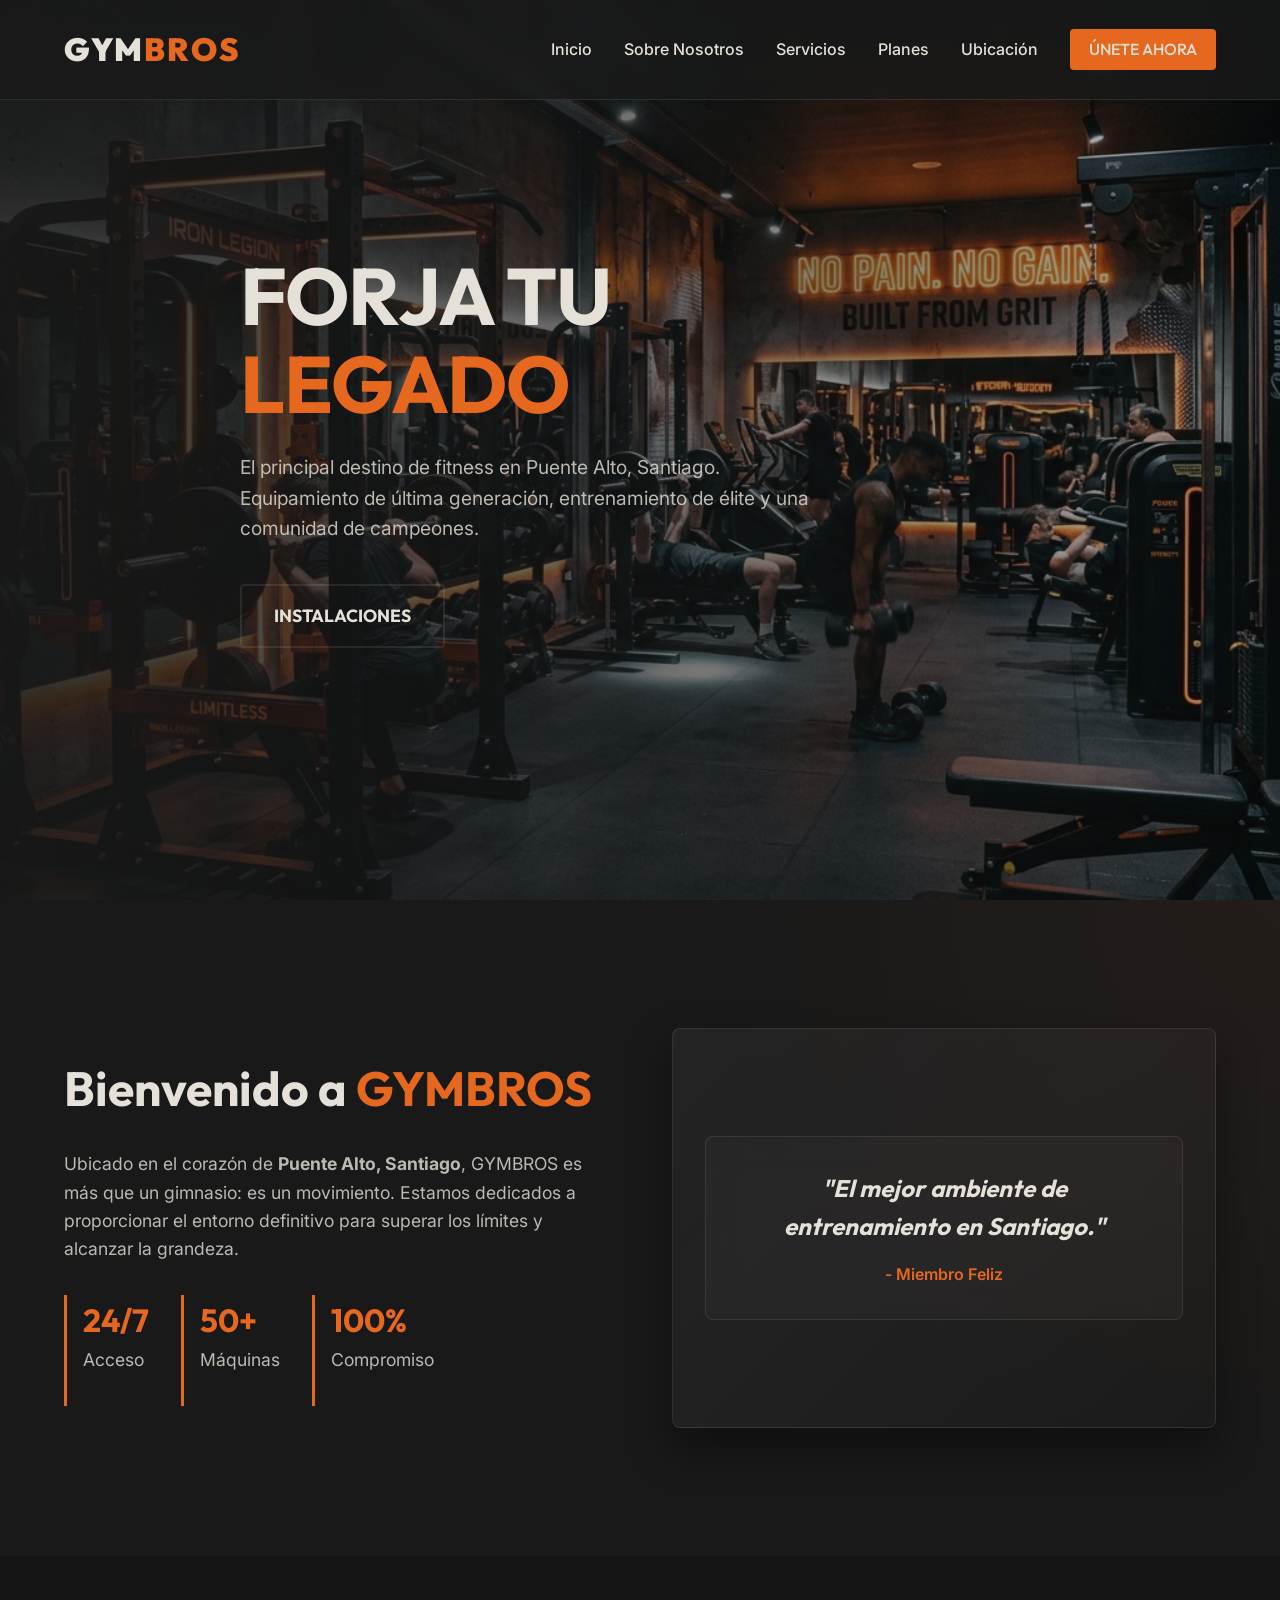
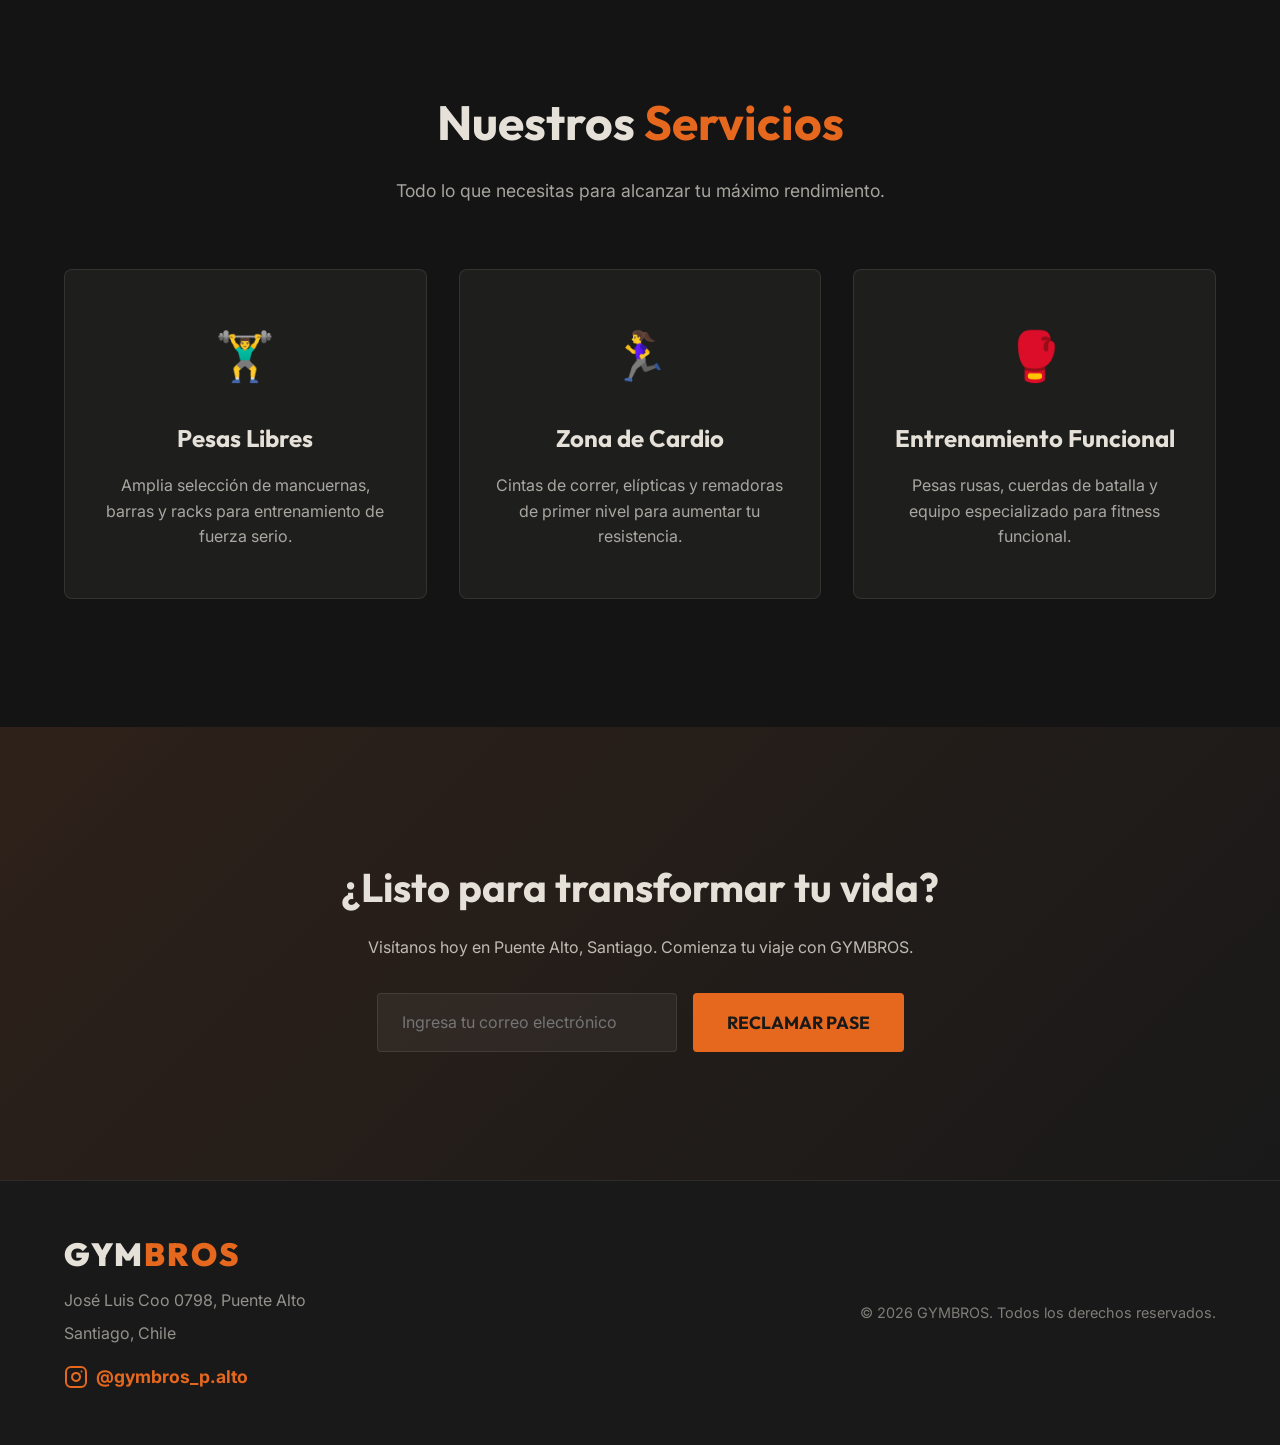
<file: index.html>
<!DOCTYPE html>
<html lang="es">
<head>
    <meta charset="UTF-8">
    <meta name="viewport" content="width=device-width, initial-scale=1.0">
    <title>GYMBROS | El Gimnasio Definitivo en Puente Alto, Santiago</title>
    <meta name="description" content="Únete a GYMBROS en Puente Alto, Santiago. La experiencia de gimnasio premium con equipamiento moderno, entrenadores profesionales y una comunidad inspiradora.">
    <link rel="preconnect" href="https://fonts.googleapis.com">
    <link rel="preconnect" href="https://fonts.gstatic.com" crossorigin>
    <link href="https://fonts.googleapis.com/css2?family=Outfit:wght@400;700;900&family=Inter:wght@400;500;600&display=swap" rel="stylesheet">
    <link rel="stylesheet" href="style.css">
</head>
<body>
    <header class="navbar">
        <a href="index.html" class="logo" style="text-decoration: none; color: inherit;">GYM<span>BROS</span></a>
        <button class="mobile-menu-btn" aria-label="Abrir menú" onclick="toggleMenu()">
            <span></span>
            <span></span>
            <span></span>
        </button>
        <nav id="nav-menu">
            <ul>
                <li><a href="index.html#home" onclick="toggleMenu()">Inicio</a></li>
                <li><a href="index.html#about" onclick="toggleMenu()">Sobre Nosotros</a></li>
                <li><a href="index.html#services" onclick="toggleMenu()">Servicios</a></li>
                <li><a href="planes.html">Planes</a></li>
                <li><a href="location.html">Ubicación</a></li>
                <li><a href="index.html#contact" class="btn-primary-small" onclick="toggleMenu()">Únete Ahora</a></li>
            </ul>
        </nav>
    </header>

    <section id="home" class="hero">
        <div class="hero-overlay"></div>
        <div class="hero-content">
            <h1>FORJA TU<br><span class="highlight">LEGADO</span></h1>
            <p>El principal destino de fitness en Puente Alto, Santiago. Equipamiento de última generación, entrenamiento de élite y una comunidad de campeones.</p>
            <div class="hero-actions">
                <a href="#services" class="btn-secondary">Instalaciones</a>
            </div>
        </div>
    </section>

    <section id="about" class="about-section">
        <div class="about-grid">
            <div class="about-text">
                <h2>Bienvenido a <span class="highlight">GYMBROS</span></h2>
                <p>Ubicado en el corazón de <strong>Puente Alto, Santiago</strong>, GYMBROS es más que un gimnasio: es un movimiento. Estamos dedicados a proporcionar el entorno definitivo para superar los límites y alcanzar la grandeza.</p>
                <div class="stats">
                    <div class="stat-box">
                        <h3>24/7</h3>
                        <p>Acceso</p>
                    </div>
                    <div class="stat-box">
                        <h3>50+</h3>
                        <p>Máquinas</p>
                    </div>
                    <div class="stat-box">
                        <h3>100%</h3>
                        <p>Compromiso</p>
                    </div>
                </div>
            </div>
            <div class="about-image-placeholder">
                <div class="glass-card">
                    <h3>"El mejor ambiente de entrenamiento en Santiago."</h3>
                    <p>- Miembro Feliz</p>
                </div>
            </div>
        </div>
    </section>

    <section id="services" class="services-section">
        <div class="section-header">
            <h2>Nuestros <span class="highlight">Servicios</span></h2>
            <p>Todo lo que necesitas para alcanzar tu máximo rendimiento.</p>
        </div>
        <div class="services-grid">
            <div class="service-card">
                <div class="icon">🏋️‍♂️</div>
                <h3>Pesas Libres</h3>
                <p>Amplia selección de mancuernas, barras y racks para entrenamiento de fuerza serio.</p>
            </div>
            <div class="service-card">
                <div class="icon">🏃‍♀️</div>
                <h3>Zona de Cardio</h3>
                <p>Cintas de correr, elípticas y remadoras de primer nivel para aumentar tu resistencia.</p>
            </div>
            <div class="service-card">
                <div class="icon">🥊</div>
                <h3>Entrenamiento Funcional</h3>
                <p>Pesas rusas, cuerdas de batalla y equipo especializado para fitness funcional.</p>
            </div>
        </div>
    </section>

    <section id="contact" class="cta-section">
        <div class="cta-container">
            <h2>¿Listo para transformar tu vida?</h2>
            <p>Visítanos hoy en Puente Alto, Santiago. Comienza tu viaje con GYMBROS.</p>
            <form class="contact-form">
                <input type="email" placeholder="Ingresa tu correo electrónico" required>
                <button type="submit" class="btn-primary">Reclamar Pase</button>
            </form>
        </div>
    </section>

    <footer>
        <div class="footer-content">
            <div class="footer-brand" style="text-align: left;">
                <a href="index.html" class="logo" style="text-decoration: none; color: inherit;">GYM<span>BROS</span></a>
                <p>José Luis Coo 0798, Puente Alto</p>
                <p>Santiago, Chile</p>
                <div style="margin-top: 1rem;">
                    <a href="https://www.instagram.com/gymbros_p.alto/" target="_blank" style="color: var(--primary-color); text-decoration: none; display: inline-flex; align-items: center; gap: 0.5rem; font-weight: bold; font-size: 1.1rem;">
                        <svg xmlns="http://www.w3.org/2000/svg" width="24" height="24" viewBox="0 0 24 24" fill="none" stroke="currentColor" stroke-width="2" stroke-linecap="round" stroke-linejoin="round">
                            <rect x="2" y="2" width="20" height="20" rx="5" ry="5"></rect>
                            <path d="M16 11.37A4 4 0 1 1 12.63 8 4 4 0 0 1 16 11.37z"></path>
                            <line x1="17.5" y1="6.5" x2="17.51" y2="6.5"></line>
                        </svg>
                        @gymbros_p.alto
                    </a>
                </div>
            </div>
            <div class="footer-links">
                <p>&copy; 2026 GYMBROS. Todos los derechos reservados.</p>
            </div>
        </div>
    </footer>

    <script>
        function toggleMenu() {
            const nav = document.getElementById('nav-menu');
            const btn = document.querySelector('.mobile-menu-btn');
            nav.classList.toggle('active');
            btn.classList.toggle('active');
        }
    </script>
</body>
</html>
</file>
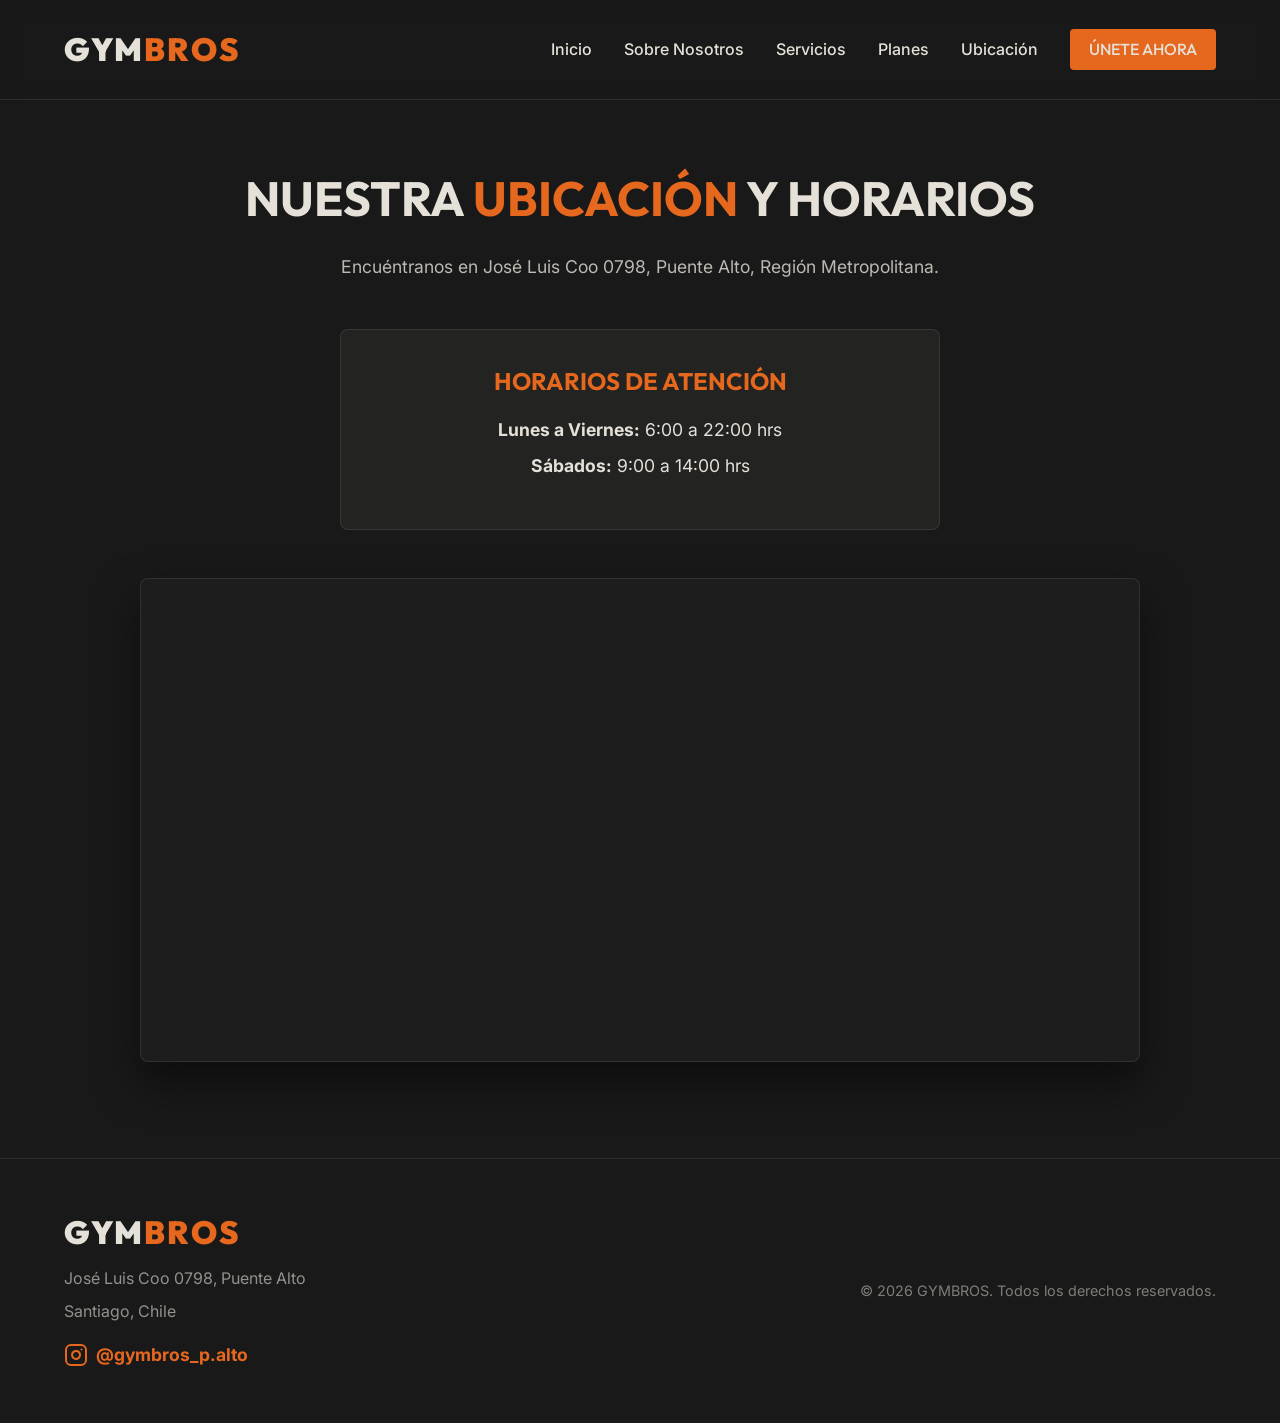
<file: location.html>
<!DOCTYPE html>
<html lang="es">
<head>
    <meta charset="UTF-8">
    <meta name="viewport" content="width=device-width, initial-scale=1.0">
    <title>Ubicación | GYMBROS Puente Alto</title>
    <meta name="description" content="Encuentra a GYMBROS en Puente Alto, Santiago. Ven a entrenar al mejor gimnasio.">
    <link rel="preconnect" href="https://fonts.googleapis.com">
    <link rel="preconnect" href="https://fonts.gstatic.com" crossorigin>
    <link href="https://fonts.googleapis.com/css2?family=Outfit:wght@400;700;900&family=Inter:wght@400;500;600&display=swap" rel="stylesheet">
    <link rel="stylesheet" href="style.css">
    <style>
        .location-section {
            padding: 10rem 5% 6rem;
            min-height: calc(100vh - 100px);
            display: flex;
            flex-direction: column;
            align-items: center;
            text-align: center;
        }

        .location-section h1 {
            font-size: 3rem;
            margin-bottom: 1rem;
            text-transform: uppercase;
        }

        .location-section p {
            font-size: 1.1rem;
            color: rgba(229, 225, 216, 0.8);
            margin-bottom: 3rem;
        }

        .map-container {
            width: 100%;
            max-width: 1000px;
            border-radius: 8px;
            overflow: hidden;
            border: 1px solid var(--glass-border);
            box-shadow: 0 20px 40px rgba(0,0,0,0.5);
            background: rgba(255,255,255,0.02);
            padding: 1rem;
        }

        .map-container iframe {
            width: 100%;
            border-radius: 4px;
            display: block;
        }
    </style>
</head>
<body>
    <header class="navbar">
        <a href="index.html" class="logo" style="text-decoration: none; color: inherit;">GYM<span>BROS</span></a>
        <button class="mobile-menu-btn" aria-label="Abrir menú" onclick="toggleMenu()">
            <span></span>
            <span></span>
            <span></span>
        </button>
        <nav id="nav-menu">
            <ul>
                <li><a href="index.html#home">Inicio</a></li>
                <li><a href="index.html#about">Sobre Nosotros</a></li>
                <li><a href="index.html#services">Servicios</a></li>
                <li><a href="planes.html">Planes</a></li>
                <li><a href="location.html" class="highlight">Ubicación</a></li>
                <li><a href="index.html#contact" class="btn-primary-small">Únete Ahora</a></li>
            </ul>
        </nav>
    </header>

    <section class="location-section">
        <h1>Nuestra <span class="highlight">Ubicación</span> y Horarios</h1>
        <p>Encuéntranos en José Luis Coo 0798, Puente Alto, Región Metropolitana.</p>
        
        <div class="schedule-box" style="background: var(--card-bg); border: 1px solid var(--glass-border); padding: 2rem; border-radius: 8px; margin-bottom: 3rem; text-align: center; max-width: 600px; width: 100%;">
            <h3 style="color: var(--primary-color); font-size: 1.5rem; margin-bottom: 1rem; text-transform: uppercase;">Horarios de Atención</h3>
            <p style="font-size: 1.1rem; margin-bottom: 0.5rem; color: var(--text-color);"><strong>Lunes a Viernes:</strong> 6:00 a 22:00 hrs</p>
            <p style="font-size: 1.1rem; margin-bottom: 1rem; color: var(--text-color);"><strong>Sábados:</strong> 9:00 a 14:00 hrs</p>
        </div>

        <div class="map-container">
            <iframe src="https://www.google.com/maps/embed?pb=!1m18!1m12!1m3!1d3322.910815998385!2d-70.5645526!3d-33.6076184!2m3!1f0!2f0!3f0!3m2!1i1024!2i768!4f13.1!3m3!1m2!1s0x9662d65705190a7d%3A0x1b86022b65b6693e!2sJos%C3%A9%20Luis%20Coo%200798%2C%208180875%20Puente%20Alto%2C%20Regi%C3%B3n%20Metropolitana!5e0!3m2!1ses!2scl!4v1783546418388!5m2!1ses!2scl" width="600" height="450" style="border:0;" allowfullscreen="" loading="lazy" referrerpolicy="strict-origin-when-cross-origin"></iframe>
        </div>
    </section>

    <footer>
        <div class="footer-content">
            <div class="footer-brand" style="text-align: left;">
                <a href="index.html" class="logo" style="text-decoration: none; color: inherit;">GYM<span>BROS</span></a>
                <p>José Luis Coo 0798, Puente Alto</p>
                <p>Santiago, Chile</p>
                <div style="margin-top: 1rem;">
                    <a href="https://www.instagram.com/gymbros_p.alto/" target="_blank" style="color: var(--primary-color); text-decoration: none; display: inline-flex; align-items: center; gap: 0.5rem; font-weight: bold; font-size: 1.1rem;">
                        <svg xmlns="http://www.w3.org/2000/svg" width="24" height="24" viewBox="0 0 24 24" fill="none" stroke="currentColor" stroke-width="2" stroke-linecap="round" stroke-linejoin="round">
                            <rect x="2" y="2" width="20" height="20" rx="5" ry="5"></rect>
                            <path d="M16 11.37A4 4 0 1 1 12.63 8 4 4 0 0 1 16 11.37z"></path>
                            <line x1="17.5" y1="6.5" x2="17.51" y2="6.5"></line>
                        </svg>
                        @gymbros_p.alto
                    </a>
                </div>
            </div>
            <div class="footer-links">
                <p>&copy; 2026 GYMBROS. Todos los derechos reservados.</p>
            </div>
        </div>
    </footer>

    <script>
        function toggleMenu() {
            const nav = document.getElementById('nav-menu');
            const btn = document.querySelector('.mobile-menu-btn');
            nav.classList.toggle('active');
            btn.classList.toggle('active');
        }
    </script>
</body>
</html>
</file>
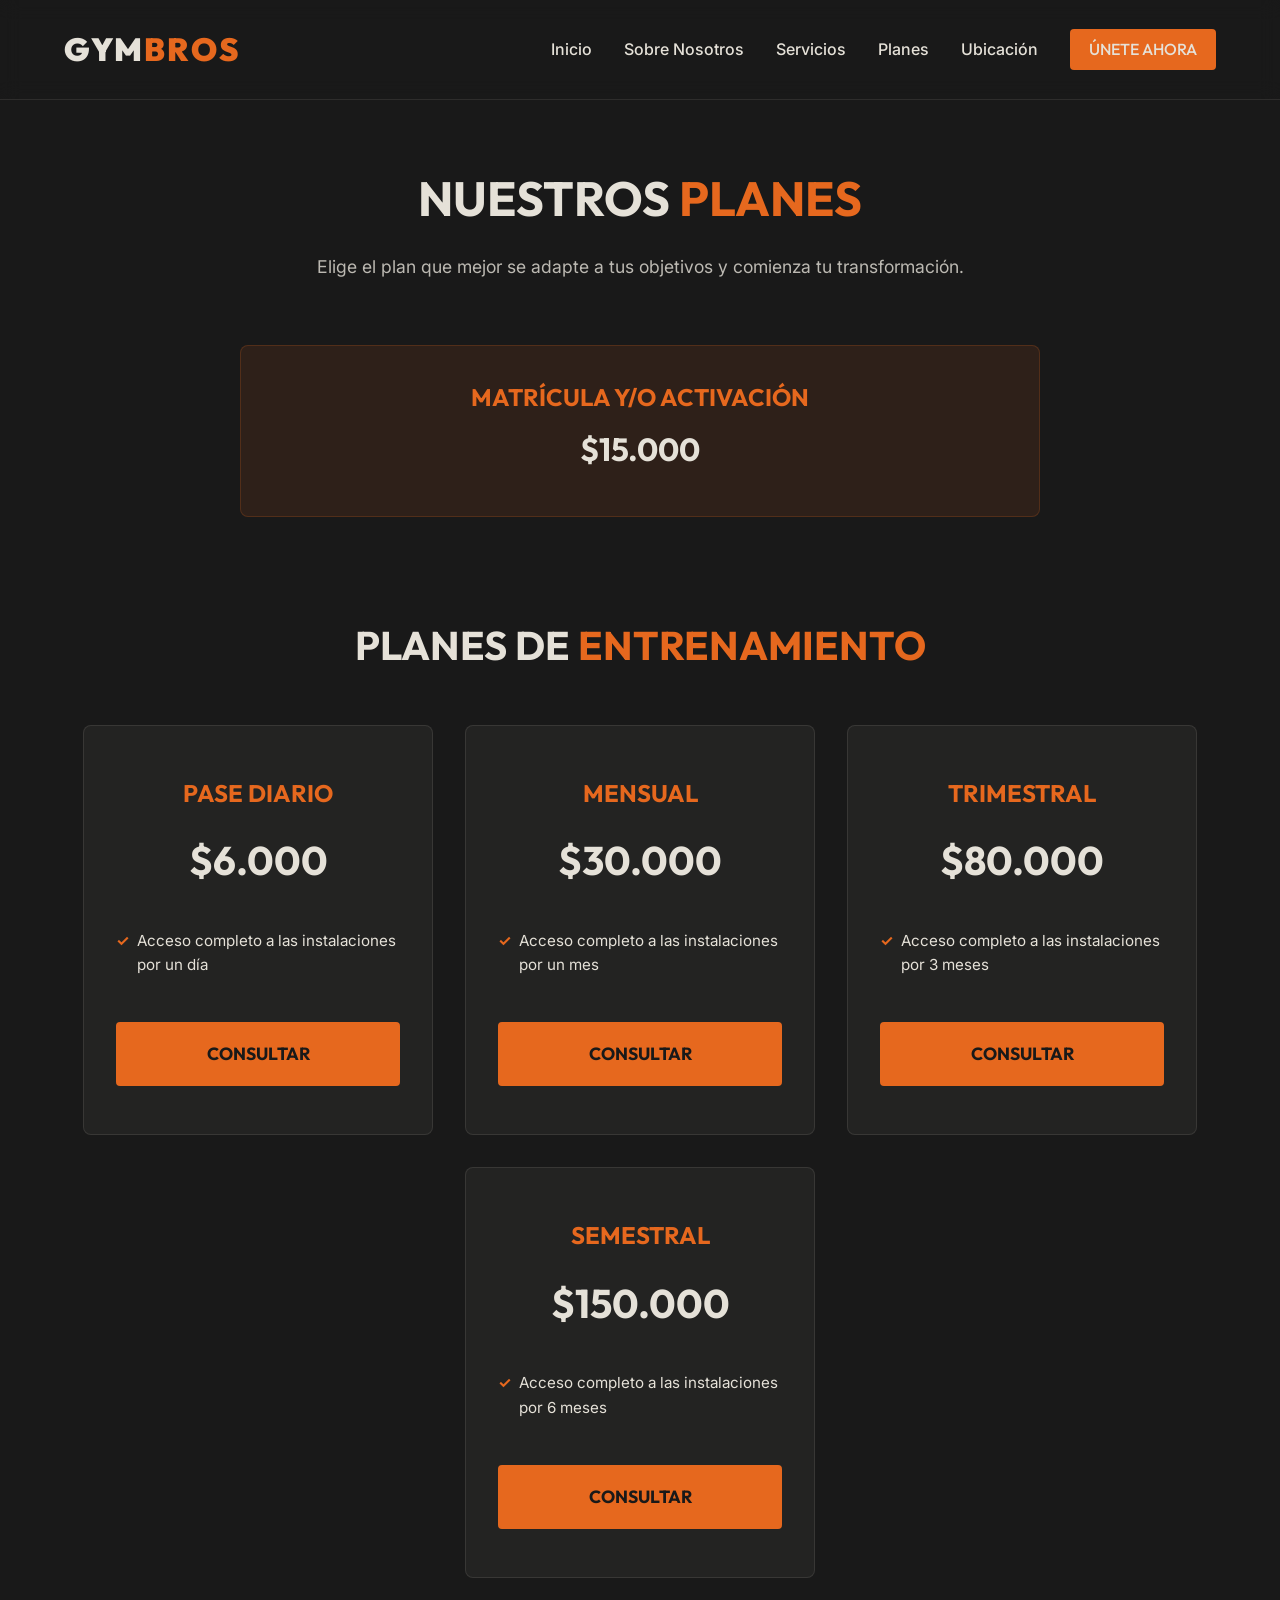
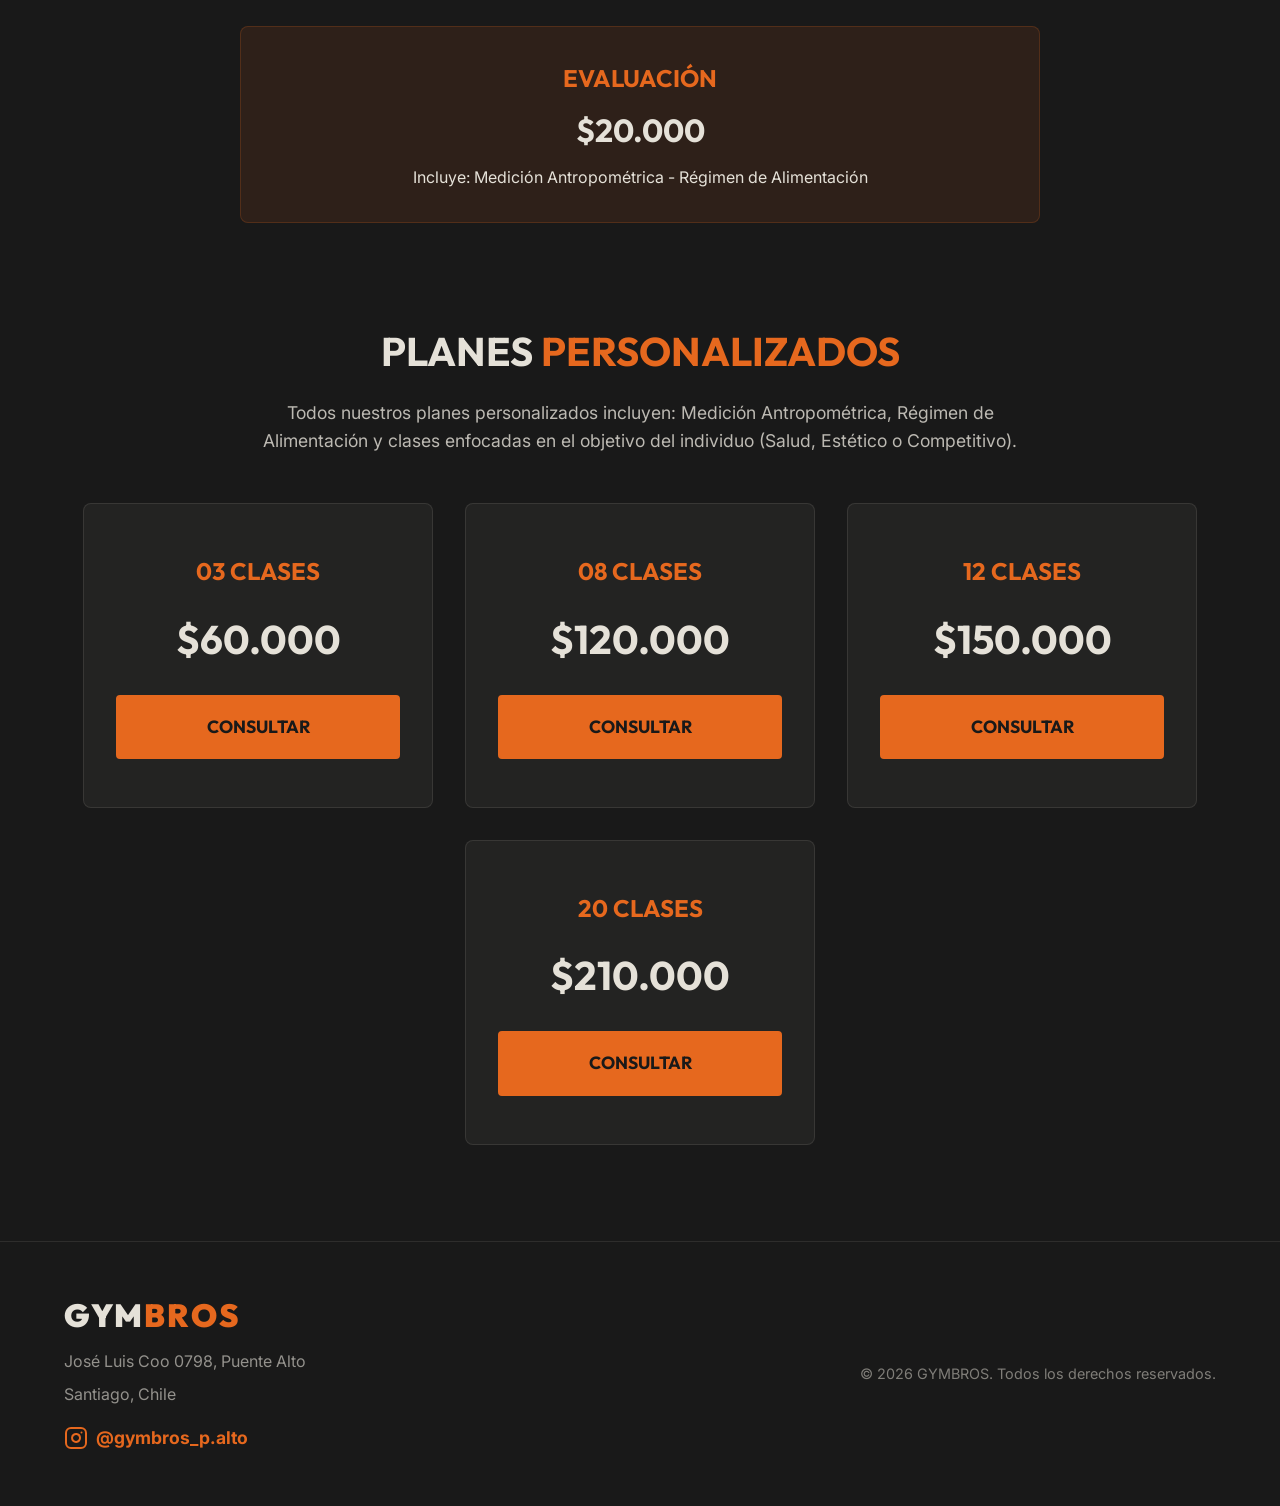
<file: planes.html>
<!DOCTYPE html>
<html lang="es">
<head>
    <meta charset="UTF-8">
    <meta name="viewport" content="width=device-width, initial-scale=1.0">
    <title>Planes y Precios | GYMBROS Puente Alto</title>
    <meta name="description" content="Conoce los planes de entrenamiento de GYMBROS en Puente Alto. Entrenamiento personalizado y evaluación física.">
    <link rel="preconnect" href="https://fonts.googleapis.com">
    <link rel="preconnect" href="https://fonts.gstatic.com" crossorigin>
    <link href="https://fonts.googleapis.com/css2?family=Outfit:wght@400;700;900&family=Inter:wght@400;500;600&display=swap" rel="stylesheet">
    <link rel="stylesheet" href="style.css">
    <style>
        .pricing-section {
            padding: 10rem 5% 6rem;
            min-height: calc(100vh - 100px);
        }
        
        .pricing-header {
            text-align: center;
            margin-bottom: 4rem;
        }

        .pricing-header h1 {
            font-size: 3rem;
            margin-bottom: 1rem;
            text-transform: uppercase;
        }

        .pricing-header p {
            font-size: 1.1rem;
            color: rgba(229, 225, 216, 0.8);
        }

        .pricing-grid {
            display: flex;
            flex-wrap: wrap;
            justify-content: center;
            gap: 2rem;
            max-width: 1200px;
            margin: 0 auto;
        }

        .pricing-card {
            flex: 1 1 280px;
            max-width: 350px;
            background: var(--card-bg);
            border: 1px solid var(--glass-border);
            padding: 3rem 2rem;
            border-radius: 8px;
            text-align: center;
            transition: transform 0.3s ease, box-shadow 0.3s ease;
            display: flex;
            flex-direction: column;
        }

        .pricing-card:hover {
            transform: translateY(-10px);
            box-shadow: 0 15px 30px rgba(0,0,0,0.5);
            border-color: rgba(230, 104, 30, 0.3);
        }

        .pricing-card h3 {
            font-size: 1.5rem;
            margin-bottom: 1rem;
            color: var(--primary-color);
            text-transform: uppercase;
        }

        .pricing-card .price {
            font-size: 2.5rem;
            font-weight: 700;
            font-family: var(--font-heading);
            margin-bottom: 1.5rem;
        }

        .pricing-card ul {
            list-style: none;
            text-align: left;
            margin-bottom: 2rem;
            flex-grow: 1;
        }

        .pricing-card ul li {
            padding: 0.8rem 0;
            border-bottom: 1px solid rgba(255,255,255,0.05);
            font-size: 0.95rem;
            display: flex;
            align-items: flex-start;
        }

        .pricing-card ul li:last-child {
            border-bottom: none;
        }

        .pricing-card ul li::before {
            content: '✓';
            color: var(--primary-color);
            margin-right: 0.5rem;
            font-weight: bold;
        }

        .fee-info {
            text-align: center;
            margin: 3rem auto;
            max-width: 800px;
            background: rgba(230, 104, 30, 0.1);
            padding: 2rem;
            border-radius: 8px;
            border: 1px solid rgba(230, 104, 30, 0.2);
        }

        .fee-info h4 {
            color: var(--primary-color);
            margin-bottom: 0.5rem;
            font-size: 1.5rem;
            text-transform: uppercase;
        }
        
        .fee-info .price {
            font-size: 2rem;
            font-weight: 700;
            font-family: var(--font-heading);
            margin-bottom: 0.5rem;
        }

        .section-title-wrapper {
            margin-top: 6rem;
            margin-bottom: 3rem;
            text-align: center;
        }
        
        .section-title-wrapper h2 {
            font-size: 2.5rem;
            color: var(--text-color);
            text-transform: uppercase;
            margin-bottom: 1rem;
        }

        .section-title-wrapper p {
            max-width: 800px;
            margin: 0 auto;
            color: rgba(229, 225, 216, 0.8);
            font-size: 1.1rem;
        }
    </style>
</head>
<body>
    <header class="navbar">
        <a href="index.html" class="logo" style="text-decoration: none; color: inherit;">GYM<span>BROS</span></a>
        <button class="mobile-menu-btn" aria-label="Abrir menú" onclick="toggleMenu()">
            <span></span>
            <span></span>
            <span></span>
        </button>
        <nav id="nav-menu">
            <ul>
                <li><a href="index.html#home">Inicio</a></li>
                <li><a href="index.html#about">Sobre Nosotros</a></li>
                <li><a href="index.html#services">Servicios</a></li>
                <li><a href="planes.html" class="highlight">Planes</a></li>
                <li><a href="location.html">Ubicación</a></li>
                <li><a href="index.html#contact" class="btn-primary-small">Únete Ahora</a></li>
            </ul>
        </nav>
    </header>

    <section class="pricing-section">
        <div class="pricing-header">
            <h1>Nuestros <span class="highlight">Planes</span></h1>
            <p>Elige el plan que mejor se adapte a tus objetivos y comienza tu transformación.</p>
        </div>

        <div class="fee-info">
            <h4>Matrícula y/o Activación</h4>
            <div class="price">$15.000</div>
        </div>

        <div class="section-title-wrapper">
            <h2>Planes de <span class="highlight">Entrenamiento</span></h2>
        </div>

        <div class="pricing-grid">
            <div class="pricing-card">
                <h3>Pase Diario</h3>
                <div class="price">$6.000</div>
                <ul>
                    <li>Acceso completo a las instalaciones por un día</li>
                </ul>
                <a href="index.html#contact" class="btn-primary">Consultar</a>
            </div>
            <div class="pricing-card">
                <h3>Mensual</h3>
                <div class="price">$30.000</div>
                <ul>
                    <li>Acceso completo a las instalaciones por un mes</li>
                </ul>
                <a href="index.html#contact" class="btn-primary">Consultar</a>
            </div>
            <div class="pricing-card">
                <h3>Trimestral</h3>
                <div class="price">$80.000</div>
                <ul>
                    <li>Acceso completo a las instalaciones por 3 meses</li>
                </ul>
                <a href="index.html#contact" class="btn-primary">Consultar</a>
            </div>
            <div class="pricing-card">
                <h3>Semestral</h3>
                <div class="price">$150.000</div>
                <ul>
                    <li>Acceso completo a las instalaciones por 6 meses</li>
                </ul>
                <a href="index.html#contact" class="btn-primary">Consultar</a>
            </div>
        </div>

        <div class="fee-info">
            <h4>Evaluación</h4>
            <div class="price">$20.000</div>
            <p>Incluye: Medición Antropométrica - Régimen de Alimentación</p>
        </div>

        <div class="section-title-wrapper">
            <h2>Planes <span class="highlight">Personalizados</span></h2>
            <p>Todos nuestros planes personalizados incluyen: Medición Antropométrica, Régimen de Alimentación y clases enfocadas en el objetivo del individuo (Salud, Estético o Competitivo).</p>
        </div>

        <div class="pricing-grid">
            <div class="pricing-card">
                <h3>03 Clases</h3>
                <div class="price">$60.000</div>
                <a href="index.html#contact" class="btn-primary">Consultar</a>
            </div>
            <div class="pricing-card">
                <h3>08 Clases</h3>
                <div class="price">$120.000</div>
                <a href="index.html#contact" class="btn-primary">Consultar</a>
            </div>
            <div class="pricing-card">
                <h3>12 Clases</h3>
                <div class="price">$150.000</div>
                <a href="index.html#contact" class="btn-primary">Consultar</a>
            </div>
            <div class="pricing-card">
                <h3>20 Clases</h3>
                <div class="price">$210.000</div>
                <a href="index.html#contact" class="btn-primary">Consultar</a>
            </div>
        </div>
    </section>

    <footer>
        <div class="footer-content">
            <div class="footer-brand" style="text-align: left;">
                <a href="index.html" class="logo" style="text-decoration: none; color: inherit;">GYM<span>BROS</span></a>
                <p>José Luis Coo 0798, Puente Alto</p>
                <p>Santiago, Chile</p>
                <div style="margin-top: 1rem;">
                    <a href="https://www.instagram.com/gymbros_p.alto/" target="_blank" style="color: var(--primary-color); text-decoration: none; display: inline-flex; align-items: center; gap: 0.5rem; font-weight: bold; font-size: 1.1rem;">
                        <svg xmlns="http://www.w3.org/2000/svg" width="24" height="24" viewBox="0 0 24 24" fill="none" stroke="currentColor" stroke-width="2" stroke-linecap="round" stroke-linejoin="round">
                            <rect x="2" y="2" width="20" height="20" rx="5" ry="5"></rect>
                            <path d="M16 11.37A4 4 0 1 1 12.63 8 4 4 0 0 1 16 11.37z"></path>
                            <line x1="17.5" y1="6.5" x2="17.51" y2="6.5"></line>
                        </svg>
                        @gymbros_p.alto
                    </a>
                </div>
            </div>
            <div class="footer-links">
                <p>&copy; 2026 GYMBROS. Todos los derechos reservados.</p>
            </div>
        </div>
    </footer>

    <script>
        function toggleMenu() {
            const nav = document.getElementById('nav-menu');
            const btn = document.querySelector('.mobile-menu-btn');
            nav.classList.toggle('active');
            btn.classList.toggle('active');
        }
    </script>
</body>
</html>
</file>
<file: style.css>
:root {
    --bg-color: #191919;
    --text-color: #E5E1D8;
    --primary-color: #E6681E;
    --primary-hover: #ff7a29;
    --card-bg: rgba(229, 225, 216, 0.05);
    --glass-border: rgba(229, 225, 216, 0.1);
    
    --font-heading: 'Outfit', sans-serif;
    --font-body: 'Inter', sans-serif;
}

* {
    margin: 0;
    padding: 0;
    box-sizing: border-box;
    scroll-behavior: smooth;
}

body {
    background-color: var(--bg-color);
    color: var(--text-color);
    font-family: var(--font-body);
    line-height: 1.6;
    overflow-x: hidden;
}

h1, h2, h3, h4, h5, h6, .logo {
    font-family: var(--font-heading);
}

.highlight {
    color: var(--primary-color);
}

/* Navbar */
.navbar {
    position: fixed;
    top: 0;
    left: 0;
    width: 100%;
    padding: 1.5rem 5%;
    display: flex;
    justify-content: space-between;
    align-items: center;
    background: rgba(25, 25, 25, 0.8);
    backdrop-filter: blur(10px);
    -webkit-backdrop-filter: blur(10px);
    z-index: 1000;
    border-bottom: 1px solid var(--glass-border);
}

.logo {
    font-size: 2rem;
    font-weight: 900;
    letter-spacing: 2px;
}

.logo span {
    color: var(--primary-color);
}

.navbar nav ul {
    display: flex;
    list-style: none;
    gap: 2rem;
    align-items: center;
}

.navbar nav ul li a {
    color: var(--text-color);
    text-decoration: none;
    font-size: 1rem;
    font-weight: 500;
    transition: color 0.3s ease;
}

.navbar nav ul li a:hover {
    color: var(--primary-color);
}

/* Buttons */
.btn-primary, .btn-primary-small, .btn-secondary {
    display: inline-block;
    text-decoration: none;
    border-radius: 4px;
    font-family: var(--font-heading);
    font-weight: 700;
    text-transform: uppercase;
    transition: all 0.3s ease;
    cursor: pointer;
    text-align: center;
}

.btn-primary {
    background-color: var(--primary-color);
    color: var(--bg-color);
    padding: 1rem 2rem;
    font-size: 1.1rem;
    border: 2px solid var(--primary-color);
}

.btn-primary:hover {
    background-color: transparent;
    color: var(--primary-color);
    box-shadow: 0 0 20px rgba(230, 104, 30, 0.4);
}

.btn-primary-small {
    background-color: var(--primary-color);
    color: var(--bg-color);
    padding: 0.5rem 1.2rem;
    font-size: 0.9rem;
}

.btn-primary-small:hover {
    background-color: var(--primary-hover);
}

.btn-secondary {
    background-color: transparent;
    color: var(--text-color);
    padding: 1rem 2rem;
    font-size: 1.1rem;
    border: 2px solid var(--glass-border);
}

.btn-secondary:hover {
    border-color: var(--text-color);
    background-color: rgba(229, 225, 216, 0.1);
}

/* Hero Section */
.hero {
    height: 100vh;
    display: flex;
    align-items: center;
    justify-content: center;
    position: relative;
    padding: 0 5%;
    background: url('assets/img/hero.png') no-repeat center center/cover;
}

.hero-overlay {
    position: absolute;
    top: 0;
    left: 0;
    width: 100%;
    height: 100%;
    background: linear-gradient(to right, rgba(25,25,25,0.9) 0%, rgba(25,25,25,0.6) 50%, rgba(25,25,25,0.3) 100%);
    z-index: 1;
}

.hero-content {
    position: relative;
    z-index: 2;
    max-width: 800px;
    width: 100%;
    animation: fadeInUp 1s ease-out forwards;
}

.hero-content h1 {
    font-size: 5rem;
    line-height: 1.1;
    margin-bottom: 1.5rem;
    text-transform: uppercase;
    letter-spacing: -1px;
}

.hero-content p {
    font-size: 1.2rem;
    margin-bottom: 2.5rem;
    max-width: 600px;
    color: rgba(229, 225, 216, 0.8);
}

.hero-actions {
    display: flex;
    gap: 1rem;
}

/* About Section */
.about-section {
    padding: 8rem 5%;
    background: radial-gradient(circle at top right, rgba(230, 104, 30, 0.05), transparent 40%);
}

.about-grid {
    display: grid;
    grid-template-columns: 1fr 1fr;
    gap: 4rem;
    align-items: center;
    max-width: 1200px;
    margin: 0 auto;
}

.about-text h2 {
    font-size: 3rem;
    margin-bottom: 1.5rem;
}

.about-text p {
    font-size: 1.1rem;
    margin-bottom: 2rem;
    color: rgba(229, 225, 216, 0.8);
}

.stats {
    display: flex;
    gap: 2rem;
}

.stat-box {
    border-left: 3px solid var(--primary-color);
    padding-left: 1rem;
}

.stat-box h3 {
    font-size: 2rem;
    color: var(--primary-color);
}

.about-image-placeholder {
    position: relative;
    height: 400px;
    background: linear-gradient(135deg, rgba(255,255,255,0.05), rgba(255,255,255,0.01));
    border: 1px solid var(--glass-border);
    border-radius: 8px;
    display: flex;
    align-items: center;
    justify-content: center;
    padding: 2rem;
    box-shadow: 0 20px 40px rgba(0,0,0,0.4);
}

.glass-card {
    background: rgba(229, 225, 216, 0.03);
    backdrop-filter: blur(16px);
    -webkit-backdrop-filter: blur(16px);
    border: 1px solid var(--glass-border);
    padding: 2rem;
    border-radius: 8px;
    text-align: center;
}

.glass-card h3 {
    font-size: 1.5rem;
    margin-bottom: 1rem;
    font-style: italic;
}

.glass-card p {
    color: var(--primary-color);
    font-weight: 600;
}

/* Services Section */
.services-section {
    padding: 8rem 5%;
    background-color: rgba(0,0,0,0.2);
}

.section-header {
    text-align: center;
    margin-bottom: 4rem;
}

.section-header h2 {
    font-size: 3rem;
    margin-bottom: 1rem;
}

.section-header p {
    color: rgba(229, 225, 216, 0.7);
    font-size: 1.1rem;
}

.services-grid {
    display: grid;
    grid-template-columns: repeat(auto-fit, minmax(300px, 1fr));
    gap: 2rem;
    max-width: 1200px;
    margin: 0 auto;
}

.service-card {
    background: var(--card-bg);
    border: 1px solid var(--glass-border);
    padding: 3rem 2rem;
    border-radius: 8px;
    text-align: center;
    transition: transform 0.3s ease, box-shadow 0.3s ease;
}

.service-card:hover {
    transform: translateY(-10px);
    box-shadow: 0 15px 30px rgba(0,0,0,0.5);
    border-color: rgba(230, 104, 30, 0.3);
}

.service-card .icon {
    font-size: 3rem;
    margin-bottom: 1.5rem;
    color: var(--primary-color);
}

.service-card h3 {
    font-size: 1.5rem;
    margin-bottom: 1rem;
}

.service-card p {
    color: rgba(229, 225, 216, 0.7);
}

/* CTA Section */
.cta-section {
    padding: 8rem 5%;
    text-align: center;
    background: linear-gradient(135deg, rgba(230, 104, 30, 0.1), rgba(25,25,25,1));
}

.cta-container {
    max-width: 600px;
    margin: 0 auto;
}

.cta-container h2 {
    font-size: 2.5rem;
    margin-bottom: 1rem;
}

.cta-container p {
    margin-bottom: 2rem;
    color: rgba(229, 225, 216, 0.8);
}

.contact-form {
    display: flex;
    gap: 1rem;
    justify-content: center;
}

.contact-form input {
    padding: 1rem 1.5rem;
    border: 1px solid var(--glass-border);
    background: rgba(255,255,255,0.05);
    color: var(--text-color);
    border-radius: 4px;
    font-family: var(--font-body);
    font-size: 1rem;
    flex: 1;
    max-width: 300px;
    outline: none;
    transition: border-color 0.3s ease;
}

.contact-form input:focus {
    border-color: var(--primary-color);
}

/* Footer */
footer {
    padding: 3rem 5%;
    border-top: 1px solid var(--glass-border);
    text-align: center;
}

.footer-content {
    display: flex;
    justify-content: space-between;
    align-items: center;
    max-width: 1200px;
    margin: 0 auto;
    flex-wrap: wrap;
    gap: 2rem;
}

.footer-brand p {
    color: rgba(229, 225, 216, 0.6);
    margin-top: 0.5rem;
}

.footer-links p {
    color: rgba(229, 225, 216, 0.5);
    font-size: 0.9rem;
}

/* Animations */
@keyframes fadeInUp {
    from {
        opacity: 0;
        transform: translateY(30px);
    }
    to {
        opacity: 1;
        transform: translateY(0);
    }
}

/* Mobile Menu Button */
.mobile-menu-btn {
    display: none;
    background: none;
    border: none;
    cursor: pointer;
    flex-direction: column;
    gap: 6px;
    z-index: 1001;
}

.mobile-menu-btn span {
    display: block;
    width: 30px;
    height: 3px;
    background-color: var(--text-color);
    transition: all 0.3s ease;
}

.mobile-menu-btn.active span:nth-child(1) {
    transform: translateY(9px) rotate(45deg);
}

.mobile-menu-btn.active span:nth-child(2) {
    opacity: 0;
}

.mobile-menu-btn.active span:nth-child(3) {
    transform: translateY(-9px) rotate(-45deg);
}

/* Responsive */
@media (max-width: 768px) {
    .mobile-menu-btn {
        display: flex;
    }
    
    .navbar nav {
        position: fixed;
        top: 0;
        right: -100%;
        width: 100%;
        height: 100vh;
        background: rgba(25, 25, 25, 0.98);
        display: flex;
        align-items: center;
        justify-content: center;
        transition: right 0.3s ease;
    }
    
    .navbar nav.active {
        right: 0;
    }
    
    .navbar nav ul {
        flex-direction: column;
        gap: 2rem;
        text-align: center;
    }
    
    .navbar nav ul li a {
        font-size: 1.5rem;
    }

    .stats {
        flex-direction: column;
        gap: 1rem;
        align-items: center;
        text-align: center;
    }
    
    .stat-box {
        border-left: none;
        border-bottom: 3px solid var(--primary-color);
        padding-left: 0;
        padding-bottom: 1rem;
        width: 100%;
    }

    .hero-content h1 {
        font-size: 3.5rem;
    }
    
    .about-grid {
        grid-template-columns: 1fr;
    }
    
    .hero-actions {
        flex-direction: column;
    }
    
    .contact-form {
        flex-direction: column;
        align-items: center;
    }
    
    .contact-form input {
        width: 100%;
        max-width: 100%;
    }
}
</file>
